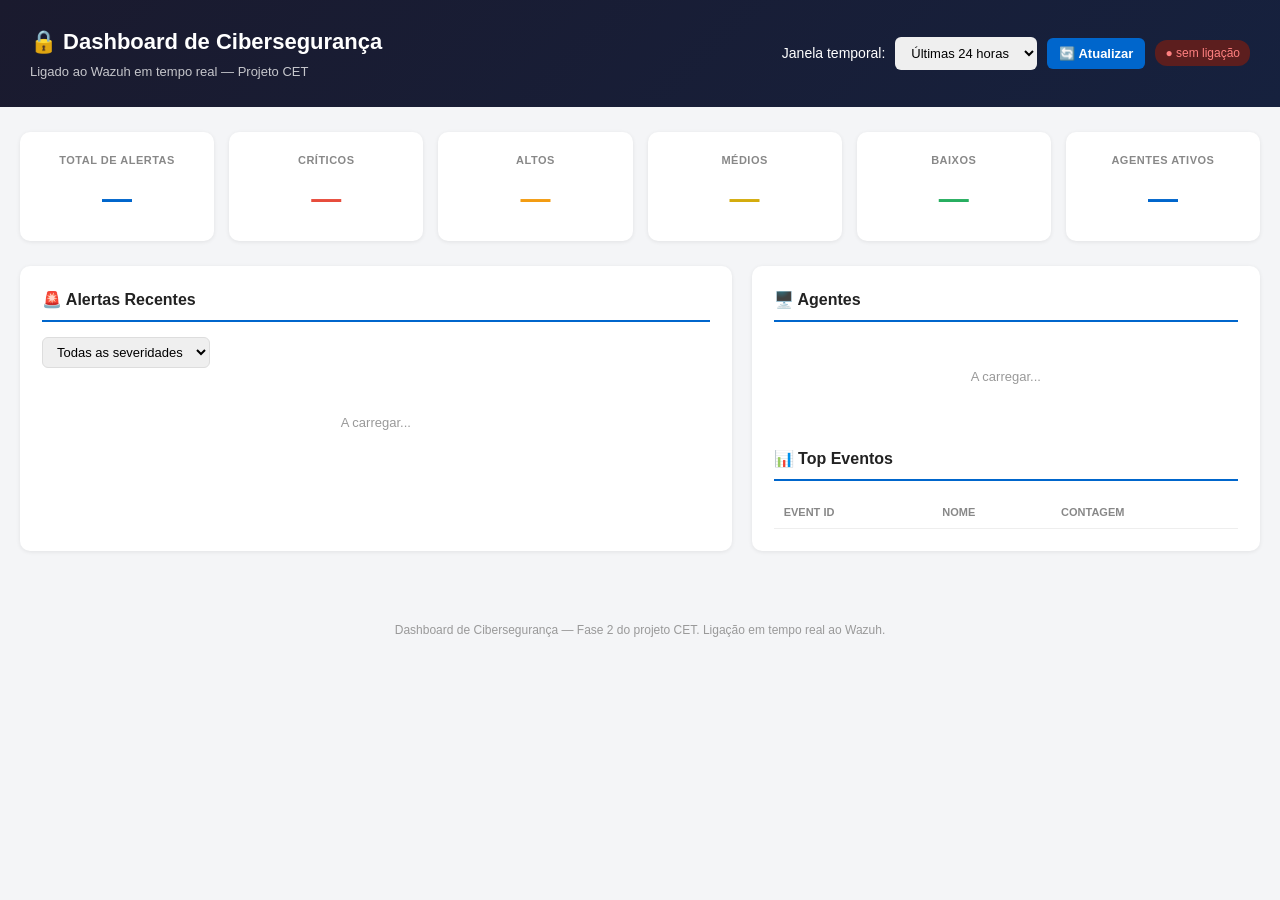
<file: wazuh-dashboard/frontend/index.html>
<!DOCTYPE html>
<html lang="pt-PT">
<head>
<meta charset="UTF-8">
<meta name="viewport" content="width=device-width, initial-scale=1.0">
<title>Dashboard de Cibersegurança — CET</title>
<link rel="stylesheet" href="style.css">
</head>
<body>
  <header>
    <div class="header-content">
      <h1>🔒 Dashboard de Cibersegurança</h1>
      <p>Ligado ao Wazuh em tempo real — Projeto CET</p>
    </div>
    <div class="controls">
      <label for="window-select">Janela temporal:</label>
      <select id="window-select">
        <option value="1">Última hora</option>
        <option value="6">Últimas 6 horas</option>
        <option value="24" selected>Últimas 24 horas</option>
        <option value="168">Última semana</option>
      </select>
      <button id="refresh-btn">🔄 Atualizar</button>
      <span id="status-indicator" class="status-indicator status-unknown">● a verificar</span>
    </div>
  </header>

  <main class="container">

    <section class="kpi-grid" id="kpi-grid">
      <div class="card">
        <h3>Total de Alertas</h3>
        <div class="value" id="kpi-total">—</div>
      </div>
      <div class="card critical">
        <h3>Críticos</h3>
        <div class="value" id="kpi-critical">—</div>
      </div>
      <div class="card high">
        <h3>Altos</h3>
        <div class="value" id="kpi-high">—</div>
      </div>
      <div class="card medium">
        <h3>Médios</h3>
        <div class="value" id="kpi-medium">—</div>
      </div>
      <div class="card low">
        <h3>Baixos</h3>
        <div class="value" id="kpi-low">—</div>
      </div>
      <div class="card">
        <h3>Agentes Ativos</h3>
        <div class="value" id="kpi-agents">—</div>
      </div>
    </section>

    <section class="panel" id="brute-force-panel" style="display:none">
      <h2>⚠️ Possíveis Ataques de Força Bruta</h2>
      <div id="brute-force-list"></div>
    </section>

    <div class="two-col">
      <section class="panel">
        <h2>🚨 Alertas Recentes</h2>
        <div class="filter-row">
          <select id="severity-filter">
            <option value="">Todas as severidades</option>
            <option value="critical">Crítico</option>
            <option value="high">Alto</option>
            <option value="medium">Médio</option>
            <option value="low">Baixo</option>
          </select>
        </div>
        <div id="alerts-list" class="alerts-list">
          <p class="empty-state">A carregar...</p>
        </div>
      </section>

      <section class="panel">
        <h2>🖥️ Agentes</h2>
        <div id="agents-list" class="agents-list">
          <p class="empty-state">A carregar...</p>
        </div>

        <h2 style="margin-top: 30px;">📊 Top Eventos</h2>
        <table id="top-events-table">
          <thead>
            <tr><th>Event ID</th><th>Nome</th><th>Contagem</th></tr>
          </thead>
          <tbody id="top-events-body"></tbody>
        </table>
      </section>
    </div>

  </main>

  <footer>
    <p>Dashboard de Cibersegurança — Fase 2 do projeto CET. Ligação em tempo real ao Wazuh.</p>
  </footer>

  <script src="app.js"></script>
</body>
</html>
</file>
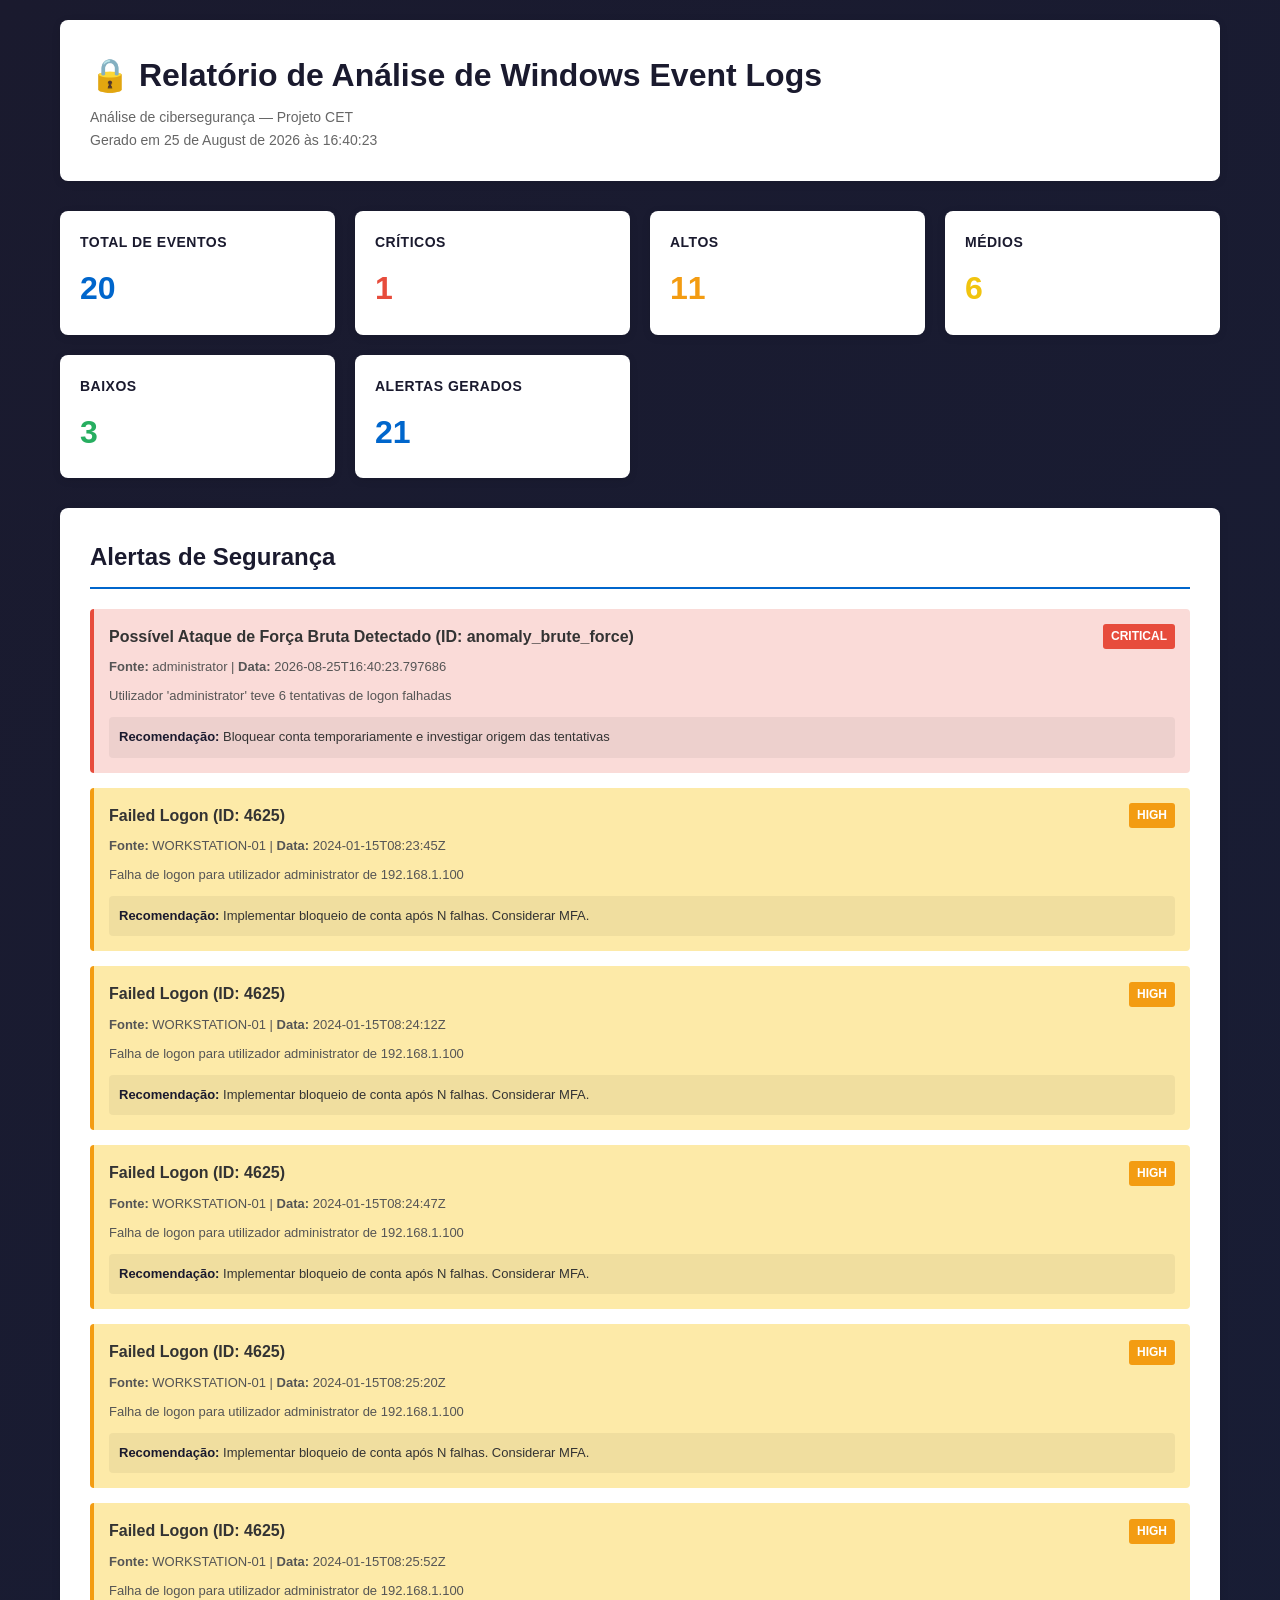
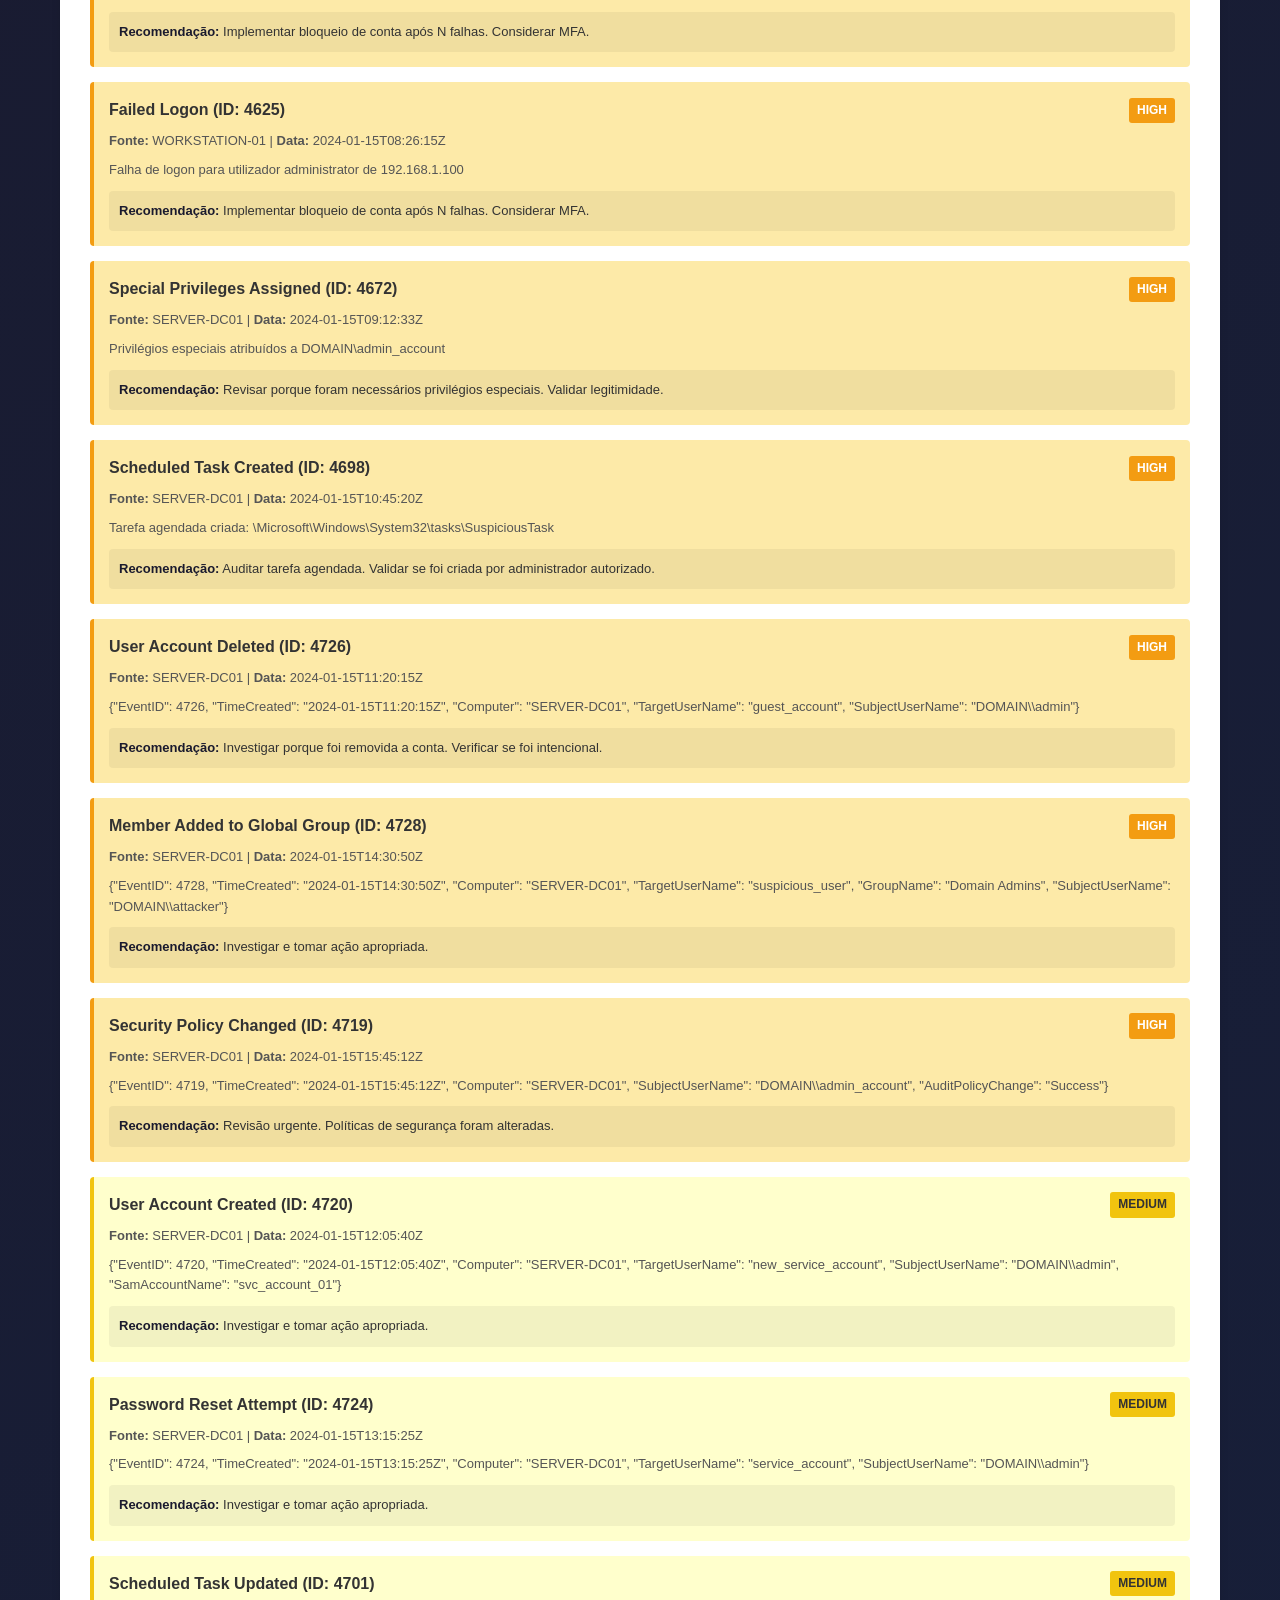
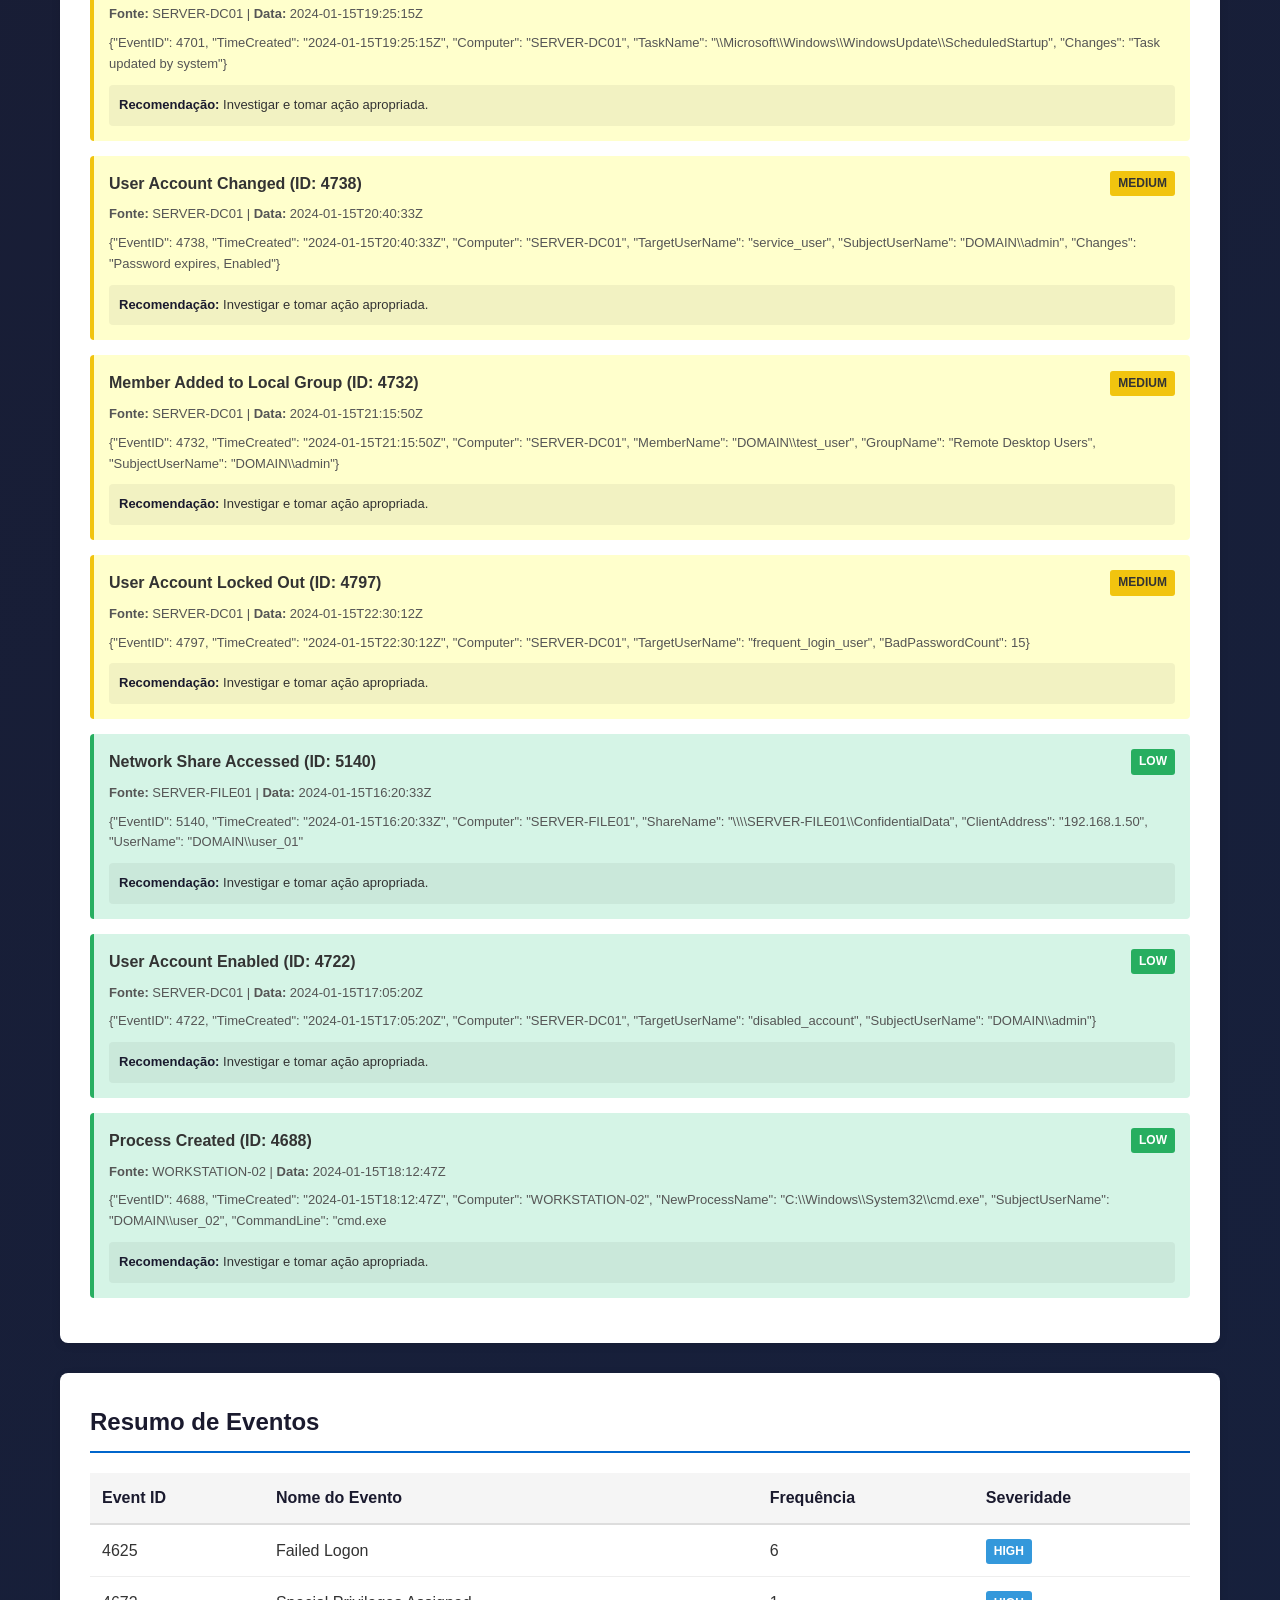
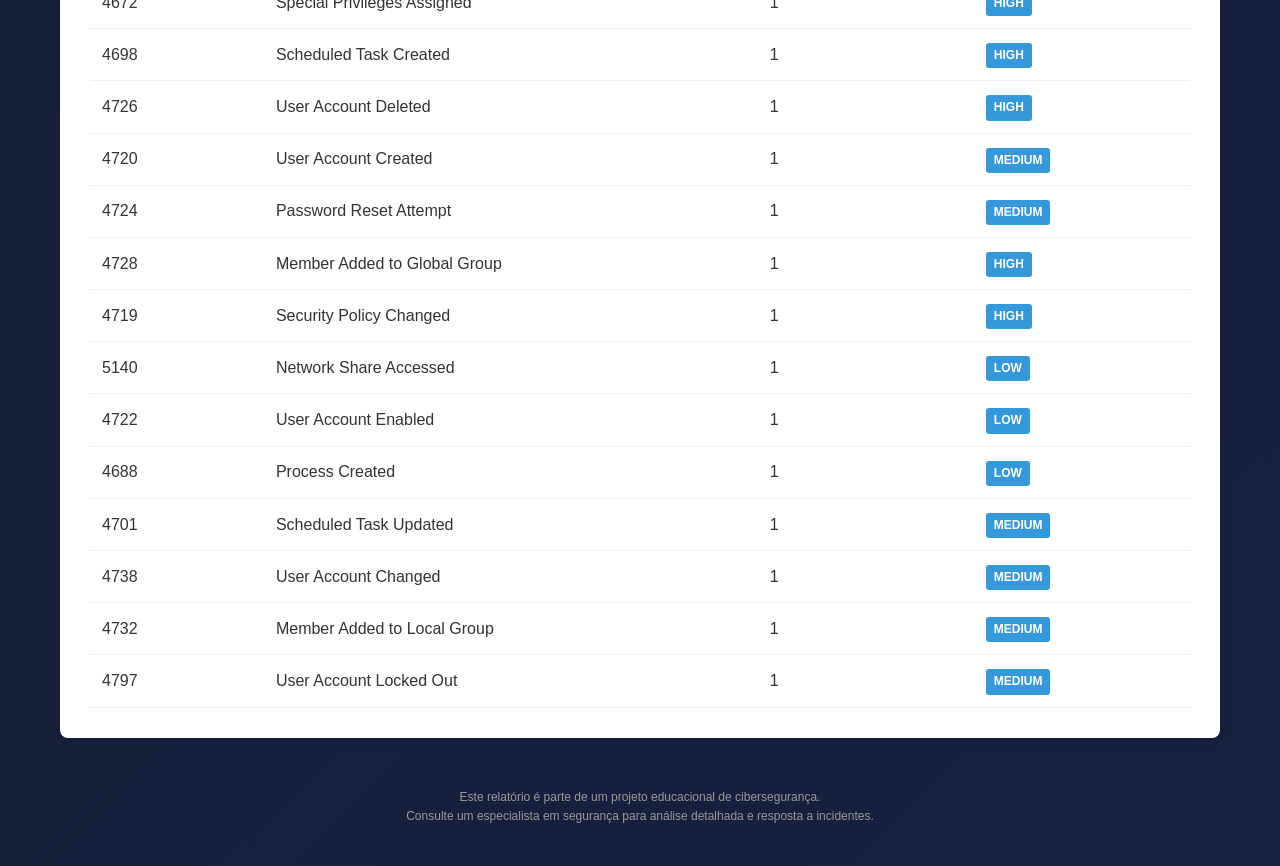
<file: report.html>
<!DOCTYPE html>
<html lang="pt-PT">
<head>
    <meta charset="UTF-8">
    <meta name="viewport" content="width=device-width, initial-scale=1.0">
    <title>Relatório de Análise de Logs - Cibersegurança</title>
    <style>
        * {
            margin: 0;
            padding: 0;
            box-sizing: border-box;
        }
        
        body {
            font-family: -apple-system, BlinkMacSystemFont, 'Segoe UI', Roboto, Oxygen, Ubuntu, Cantarell, sans-serif;
            background: linear-gradient(135deg, #1a1a2e 0%, #16213e 100%);
            color: #333;
            line-height: 1.6;
        }
        
        .container {
            max-width: 1200px;
            margin: 0 auto;
            padding: 20px;
        }
        
        header {
            background: white;
            padding: 30px;
            border-radius: 8px;
            margin-bottom: 30px;
            box-shadow: 0 2px 8px rgba(0,0,0,0.1);
        }
        
        header h1 {
            color: #1a1a2e;
            margin-bottom: 5px;
        }
        
        header p {
            color: #666;
            font-size: 14px;
        }
        
        .grid {
            display: grid;
            grid-template-columns: repeat(auto-fit, minmax(250px, 1fr));
            gap: 20px;
            margin-bottom: 30px;
        }
        
        .card {
            background: white;
            padding: 20px;
            border-radius: 8px;
            box-shadow: 0 2px 8px rgba(0,0,0,0.1);
        }
        
        .card h3 {
            color: #1a1a2e;
            margin-bottom: 10px;
            font-size: 14px;
            text-transform: uppercase;
            letter-spacing: 0.5px;
        }
        
        .card .value {
            font-size: 32px;
            font-weight: bold;
            color: #0066cc;
        }
        
        .card.critical .value {
            color: #e74c3c;
        }
        
        .card.high .value {
            color: #f39c12;
        }
        
        .card.medium .value {
            color: #f1c40f;
        }
        
        .card.low .value {
            color: #27ae60;
        }
        
        .alerts-section {
            background: white;
            padding: 30px;
            border-radius: 8px;
            box-shadow: 0 2px 8px rgba(0,0,0,0.1);
            margin-bottom: 30px;
        }
        
        .alerts-section h2 {
            color: #1a1a2e;
            margin-bottom: 20px;
            border-bottom: 2px solid #0066cc;
            padding-bottom: 10px;
        }
        
        .alert-item {
            padding: 15px;
            margin-bottom: 15px;
            border-left: 4px solid;
            border-radius: 4px;
            background: #f9f9f9;
        }
        
        .alert-item.critical {
            border-left-color: #e74c3c;
            background: #fadbd8;
        }
        
        .alert-item.high {
            border-left-color: #f39c12;
            background: #fdeaa8;
        }
        
        .alert-item.medium {
            border-left-color: #f1c40f;
            background: #ffffcc;
        }
        
        .alert-item.low {
            border-left-color: #27ae60;
            background: #d5f4e6;
        }
        
        .alert-item.info {
            border-left-color: #3498db;
            background: #d6eaf8;
        }
        
        .alert-title {
            font-weight: bold;
            margin-bottom: 5px;
            display: flex;
            justify-content: space-between;
            align-items: center;
        }
        
        .alert-badge {
            display: inline-block;
            padding: 3px 8px;
            border-radius: 3px;
            font-size: 12px;
            font-weight: bold;
            text-transform: uppercase;
        }
        
        .alert-item.critical .alert-badge {
            background: #e74c3c;
            color: white;
        }
        
        .alert-item.high .alert-badge {
            background: #f39c12;
            color: white;
        }
        
        .alert-item.medium .alert-badge {
            background: #f1c40f;
            color: #333;
        }
        
        .alert-item.low .alert-badge {
            background: #27ae60;
            color: white;
        }
        
        .alert-item.info .alert-badge {
            background: #3498db;
            color: white;
        }
        
        .alert-details {
            font-size: 13px;
            color: #555;
            margin: 8px 0;
        }
        
        .alert-recommendation {
            background: rgba(0,0,0,0.05);
            padding: 10px;
            border-radius: 4px;
            margin-top: 10px;
            font-size: 13px;
            color: #333;
        }
        
        .alert-recommendation strong {
            color: #1a1a2e;
        }
        
        table {
            width: 100%;
            border-collapse: collapse;
            margin-top: 20px;
        }
        
        table thead {
            background: #f5f5f5;
        }
        
        table th {
            padding: 12px;
            text-align: left;
            font-weight: bold;
            color: #1a1a2e;
            border-bottom: 2px solid #ddd;
        }
        
        table td {
            padding: 12px;
            border-bottom: 1px solid #eee;
        }
        
        table tbody tr:hover {
            background: #f9f9f9;
        }
        
        .no-alerts {
            text-align: center;
            padding: 40px;
            color: #999;
        }
        
        footer {
            text-align: center;
            padding: 20px;
            color: #999;
            font-size: 12px;
        }
    </style>
</head>
<body>
    <div class="container">
        <header>
            <h1>🔒 Relatório de Análise de Windows Event Logs</h1>
            <p>Análise de cibersegurança — Projeto CET</p>
            <p>Gerado em 25 de August de 2026 às 16:40:23</p>
        </header>
        
        <div class="grid">
            <div class="card">
                <h3>Total de Eventos</h3>
                <div class="value">20</div>
            </div>
            <div class="card critical">
                <h3>Críticos</h3>
                <div class="value">1</div>
            </div>
            <div class="card high">
                <h3>Altos</h3>
                <div class="value">11</div>
            </div>
            <div class="card medium">
                <h3>Médios</h3>
                <div class="value">6</div>
            </div>
            <div class="card low">
                <h3>Baixos</h3>
                <div class="value">3</div>
            </div>
            <div class="card">
                <h3>Alertas Gerados</h3>
                <div class="value">21</div>
            </div>
        </div>
        
        <div class="alerts-section">
            <h2>Alertas de Segurança</h2>
            
            <div class="alert-item critical">
                <div class="alert-title">
                    <span>Possível Ataque de Força Bruta Detectado (ID: anomaly_brute_force)</span>
                    <span class="alert-badge">critical</span>
                </div>
                <div class="alert-details">
                    <strong>Fonte:</strong> administrator | <strong>Data:</strong> 2026-08-25T16:40:23.797686
                </div>
                <div class="alert-details">
                    Utilizador 'administrator' teve 6 tentativas de logon falhadas
                </div>
                <div class="alert-recommendation">
                    <strong>Recomendação:</strong> Bloquear conta temporariamente e investigar origem das tentativas
                </div>
            </div>
            
            <div class="alert-item high">
                <div class="alert-title">
                    <span>Failed Logon (ID: 4625)</span>
                    <span class="alert-badge">high</span>
                </div>
                <div class="alert-details">
                    <strong>Fonte:</strong> WORKSTATION-01 | <strong>Data:</strong> 2024-01-15T08:23:45Z
                </div>
                <div class="alert-details">
                    Falha de logon para utilizador administrator de 192.168.1.100
                </div>
                <div class="alert-recommendation">
                    <strong>Recomendação:</strong> Implementar bloqueio de conta após N falhas. Considerar MFA.
                </div>
            </div>
            
            <div class="alert-item high">
                <div class="alert-title">
                    <span>Failed Logon (ID: 4625)</span>
                    <span class="alert-badge">high</span>
                </div>
                <div class="alert-details">
                    <strong>Fonte:</strong> WORKSTATION-01 | <strong>Data:</strong> 2024-01-15T08:24:12Z
                </div>
                <div class="alert-details">
                    Falha de logon para utilizador administrator de 192.168.1.100
                </div>
                <div class="alert-recommendation">
                    <strong>Recomendação:</strong> Implementar bloqueio de conta após N falhas. Considerar MFA.
                </div>
            </div>
            
            <div class="alert-item high">
                <div class="alert-title">
                    <span>Failed Logon (ID: 4625)</span>
                    <span class="alert-badge">high</span>
                </div>
                <div class="alert-details">
                    <strong>Fonte:</strong> WORKSTATION-01 | <strong>Data:</strong> 2024-01-15T08:24:47Z
                </div>
                <div class="alert-details">
                    Falha de logon para utilizador administrator de 192.168.1.100
                </div>
                <div class="alert-recommendation">
                    <strong>Recomendação:</strong> Implementar bloqueio de conta após N falhas. Considerar MFA.
                </div>
            </div>
            
            <div class="alert-item high">
                <div class="alert-title">
                    <span>Failed Logon (ID: 4625)</span>
                    <span class="alert-badge">high</span>
                </div>
                <div class="alert-details">
                    <strong>Fonte:</strong> WORKSTATION-01 | <strong>Data:</strong> 2024-01-15T08:25:20Z
                </div>
                <div class="alert-details">
                    Falha de logon para utilizador administrator de 192.168.1.100
                </div>
                <div class="alert-recommendation">
                    <strong>Recomendação:</strong> Implementar bloqueio de conta após N falhas. Considerar MFA.
                </div>
            </div>
            
            <div class="alert-item high">
                <div class="alert-title">
                    <span>Failed Logon (ID: 4625)</span>
                    <span class="alert-badge">high</span>
                </div>
                <div class="alert-details">
                    <strong>Fonte:</strong> WORKSTATION-01 | <strong>Data:</strong> 2024-01-15T08:25:52Z
                </div>
                <div class="alert-details">
                    Falha de logon para utilizador administrator de 192.168.1.100
                </div>
                <div class="alert-recommendation">
                    <strong>Recomendação:</strong> Implementar bloqueio de conta após N falhas. Considerar MFA.
                </div>
            </div>
            
            <div class="alert-item high">
                <div class="alert-title">
                    <span>Failed Logon (ID: 4625)</span>
                    <span class="alert-badge">high</span>
                </div>
                <div class="alert-details">
                    <strong>Fonte:</strong> WORKSTATION-01 | <strong>Data:</strong> 2024-01-15T08:26:15Z
                </div>
                <div class="alert-details">
                    Falha de logon para utilizador administrator de 192.168.1.100
                </div>
                <div class="alert-recommendation">
                    <strong>Recomendação:</strong> Implementar bloqueio de conta após N falhas. Considerar MFA.
                </div>
            </div>
            
            <div class="alert-item high">
                <div class="alert-title">
                    <span>Special Privileges Assigned (ID: 4672)</span>
                    <span class="alert-badge">high</span>
                </div>
                <div class="alert-details">
                    <strong>Fonte:</strong> SERVER-DC01 | <strong>Data:</strong> 2024-01-15T09:12:33Z
                </div>
                <div class="alert-details">
                    Privilégios especiais atribuídos a DOMAIN\admin_account
                </div>
                <div class="alert-recommendation">
                    <strong>Recomendação:</strong> Revisar porque foram necessários privilégios especiais. Validar legitimidade.
                </div>
            </div>
            
            <div class="alert-item high">
                <div class="alert-title">
                    <span>Scheduled Task Created (ID: 4698)</span>
                    <span class="alert-badge">high</span>
                </div>
                <div class="alert-details">
                    <strong>Fonte:</strong> SERVER-DC01 | <strong>Data:</strong> 2024-01-15T10:45:20Z
                </div>
                <div class="alert-details">
                    Tarefa agendada criada: \Microsoft\Windows\System32\tasks\SuspiciousTask
                </div>
                <div class="alert-recommendation">
                    <strong>Recomendação:</strong> Auditar tarefa agendada. Validar se foi criada por administrador autorizado.
                </div>
            </div>
            
            <div class="alert-item high">
                <div class="alert-title">
                    <span>User Account Deleted (ID: 4726)</span>
                    <span class="alert-badge">high</span>
                </div>
                <div class="alert-details">
                    <strong>Fonte:</strong> SERVER-DC01 | <strong>Data:</strong> 2024-01-15T11:20:15Z
                </div>
                <div class="alert-details">
                    {"EventID": 4726, "TimeCreated": "2024-01-15T11:20:15Z", "Computer": "SERVER-DC01", "TargetUserName": "guest_account", "SubjectUserName": "DOMAIN\\admin"}
                </div>
                <div class="alert-recommendation">
                    <strong>Recomendação:</strong> Investigar porque foi removida a conta. Verificar se foi intencional.
                </div>
            </div>
            
            <div class="alert-item high">
                <div class="alert-title">
                    <span>Member Added to Global Group (ID: 4728)</span>
                    <span class="alert-badge">high</span>
                </div>
                <div class="alert-details">
                    <strong>Fonte:</strong> SERVER-DC01 | <strong>Data:</strong> 2024-01-15T14:30:50Z
                </div>
                <div class="alert-details">
                    {"EventID": 4728, "TimeCreated": "2024-01-15T14:30:50Z", "Computer": "SERVER-DC01", "TargetUserName": "suspicious_user", "GroupName": "Domain Admins", "SubjectUserName": "DOMAIN\\attacker"}
                </div>
                <div class="alert-recommendation">
                    <strong>Recomendação:</strong> Investigar e tomar ação apropriada.
                </div>
            </div>
            
            <div class="alert-item high">
                <div class="alert-title">
                    <span>Security Policy Changed (ID: 4719)</span>
                    <span class="alert-badge">high</span>
                </div>
                <div class="alert-details">
                    <strong>Fonte:</strong> SERVER-DC01 | <strong>Data:</strong> 2024-01-15T15:45:12Z
                </div>
                <div class="alert-details">
                    {"EventID": 4719, "TimeCreated": "2024-01-15T15:45:12Z", "Computer": "SERVER-DC01", "SubjectUserName": "DOMAIN\\admin_account", "AuditPolicyChange": "Success"}
                </div>
                <div class="alert-recommendation">
                    <strong>Recomendação:</strong> Revisão urgente. Políticas de segurança foram alteradas.
                </div>
            </div>
            
            <div class="alert-item medium">
                <div class="alert-title">
                    <span>User Account Created (ID: 4720)</span>
                    <span class="alert-badge">medium</span>
                </div>
                <div class="alert-details">
                    <strong>Fonte:</strong> SERVER-DC01 | <strong>Data:</strong> 2024-01-15T12:05:40Z
                </div>
                <div class="alert-details">
                    {"EventID": 4720, "TimeCreated": "2024-01-15T12:05:40Z", "Computer": "SERVER-DC01", "TargetUserName": "new_service_account", "SubjectUserName": "DOMAIN\\admin", "SamAccountName": "svc_account_01"}
                </div>
                <div class="alert-recommendation">
                    <strong>Recomendação:</strong> Investigar e tomar ação apropriada.
                </div>
            </div>
            
            <div class="alert-item medium">
                <div class="alert-title">
                    <span>Password Reset Attempt (ID: 4724)</span>
                    <span class="alert-badge">medium</span>
                </div>
                <div class="alert-details">
                    <strong>Fonte:</strong> SERVER-DC01 | <strong>Data:</strong> 2024-01-15T13:15:25Z
                </div>
                <div class="alert-details">
                    {"EventID": 4724, "TimeCreated": "2024-01-15T13:15:25Z", "Computer": "SERVER-DC01", "TargetUserName": "service_account", "SubjectUserName": "DOMAIN\\admin"}
                </div>
                <div class="alert-recommendation">
                    <strong>Recomendação:</strong> Investigar e tomar ação apropriada.
                </div>
            </div>
            
            <div class="alert-item medium">
                <div class="alert-title">
                    <span>Scheduled Task Updated (ID: 4701)</span>
                    <span class="alert-badge">medium</span>
                </div>
                <div class="alert-details">
                    <strong>Fonte:</strong> SERVER-DC01 | <strong>Data:</strong> 2024-01-15T19:25:15Z
                </div>
                <div class="alert-details">
                    {"EventID": 4701, "TimeCreated": "2024-01-15T19:25:15Z", "Computer": "SERVER-DC01", "TaskName": "\\Microsoft\\Windows\\WindowsUpdate\\ScheduledStartup", "Changes": "Task updated by system"}
                </div>
                <div class="alert-recommendation">
                    <strong>Recomendação:</strong> Investigar e tomar ação apropriada.
                </div>
            </div>
            
            <div class="alert-item medium">
                <div class="alert-title">
                    <span>User Account Changed (ID: 4738)</span>
                    <span class="alert-badge">medium</span>
                </div>
                <div class="alert-details">
                    <strong>Fonte:</strong> SERVER-DC01 | <strong>Data:</strong> 2024-01-15T20:40:33Z
                </div>
                <div class="alert-details">
                    {"EventID": 4738, "TimeCreated": "2024-01-15T20:40:33Z", "Computer": "SERVER-DC01", "TargetUserName": "service_user", "SubjectUserName": "DOMAIN\\admin", "Changes": "Password expires, Enabled"}
                </div>
                <div class="alert-recommendation">
                    <strong>Recomendação:</strong> Investigar e tomar ação apropriada.
                </div>
            </div>
            
            <div class="alert-item medium">
                <div class="alert-title">
                    <span>Member Added to Local Group (ID: 4732)</span>
                    <span class="alert-badge">medium</span>
                </div>
                <div class="alert-details">
                    <strong>Fonte:</strong> SERVER-DC01 | <strong>Data:</strong> 2024-01-15T21:15:50Z
                </div>
                <div class="alert-details">
                    {"EventID": 4732, "TimeCreated": "2024-01-15T21:15:50Z", "Computer": "SERVER-DC01", "MemberName": "DOMAIN\\test_user", "GroupName": "Remote Desktop Users", "SubjectUserName": "DOMAIN\\admin"}
                </div>
                <div class="alert-recommendation">
                    <strong>Recomendação:</strong> Investigar e tomar ação apropriada.
                </div>
            </div>
            
            <div class="alert-item medium">
                <div class="alert-title">
                    <span>User Account Locked Out (ID: 4797)</span>
                    <span class="alert-badge">medium</span>
                </div>
                <div class="alert-details">
                    <strong>Fonte:</strong> SERVER-DC01 | <strong>Data:</strong> 2024-01-15T22:30:12Z
                </div>
                <div class="alert-details">
                    {"EventID": 4797, "TimeCreated": "2024-01-15T22:30:12Z", "Computer": "SERVER-DC01", "TargetUserName": "frequent_login_user", "BadPasswordCount": 15}
                </div>
                <div class="alert-recommendation">
                    <strong>Recomendação:</strong> Investigar e tomar ação apropriada.
                </div>
            </div>
            
            <div class="alert-item low">
                <div class="alert-title">
                    <span>Network Share Accessed (ID: 5140)</span>
                    <span class="alert-badge">low</span>
                </div>
                <div class="alert-details">
                    <strong>Fonte:</strong> SERVER-FILE01 | <strong>Data:</strong> 2024-01-15T16:20:33Z
                </div>
                <div class="alert-details">
                    {"EventID": 5140, "TimeCreated": "2024-01-15T16:20:33Z", "Computer": "SERVER-FILE01", "ShareName": "\\\\SERVER-FILE01\\ConfidentialData", "ClientAddress": "192.168.1.50", "UserName": "DOMAIN\\user_01"
                </div>
                <div class="alert-recommendation">
                    <strong>Recomendação:</strong> Investigar e tomar ação apropriada.
                </div>
            </div>
            
            <div class="alert-item low">
                <div class="alert-title">
                    <span>User Account Enabled (ID: 4722)</span>
                    <span class="alert-badge">low</span>
                </div>
                <div class="alert-details">
                    <strong>Fonte:</strong> SERVER-DC01 | <strong>Data:</strong> 2024-01-15T17:05:20Z
                </div>
                <div class="alert-details">
                    {"EventID": 4722, "TimeCreated": "2024-01-15T17:05:20Z", "Computer": "SERVER-DC01", "TargetUserName": "disabled_account", "SubjectUserName": "DOMAIN\\admin"}
                </div>
                <div class="alert-recommendation">
                    <strong>Recomendação:</strong> Investigar e tomar ação apropriada.
                </div>
            </div>
            
            <div class="alert-item low">
                <div class="alert-title">
                    <span>Process Created (ID: 4688)</span>
                    <span class="alert-badge">low</span>
                </div>
                <div class="alert-details">
                    <strong>Fonte:</strong> WORKSTATION-02 | <strong>Data:</strong> 2024-01-15T18:12:47Z
                </div>
                <div class="alert-details">
                    {"EventID": 4688, "TimeCreated": "2024-01-15T18:12:47Z", "Computer": "WORKSTATION-02", "NewProcessName": "C:\\Windows\\System32\\cmd.exe", "SubjectUserName": "DOMAIN\\user_02", "CommandLine": "cmd.exe
                </div>
                <div class="alert-recommendation">
                    <strong>Recomendação:</strong> Investigar e tomar ação apropriada.
                </div>
            </div>
            
        </div>
        
        <div class="alerts-section">
            <h2>Resumo de Eventos</h2>
            
        <table>
            <thead>
                <tr>
                    <th>Event ID</th>
                    <th>Nome do Evento</th>
                    <th>Frequência</th>
                    <th>Severidade</th>
                </tr>
            </thead>
            <tbody>
        
                <tr>
                    <td>4625</td>
                    <td>Failed Logon</td>
                    <td>6</td>
                    <td><span class="alert-badge" style="background: #3498db; color: white;">high</span></td>
                </tr>
            
                <tr>
                    <td>4672</td>
                    <td>Special Privileges Assigned</td>
                    <td>1</td>
                    <td><span class="alert-badge" style="background: #3498db; color: white;">high</span></td>
                </tr>
            
                <tr>
                    <td>4698</td>
                    <td>Scheduled Task Created</td>
                    <td>1</td>
                    <td><span class="alert-badge" style="background: #3498db; color: white;">high</span></td>
                </tr>
            
                <tr>
                    <td>4726</td>
                    <td>User Account Deleted</td>
                    <td>1</td>
                    <td><span class="alert-badge" style="background: #3498db; color: white;">high</span></td>
                </tr>
            
                <tr>
                    <td>4720</td>
                    <td>User Account Created</td>
                    <td>1</td>
                    <td><span class="alert-badge" style="background: #3498db; color: white;">medium</span></td>
                </tr>
            
                <tr>
                    <td>4724</td>
                    <td>Password Reset Attempt</td>
                    <td>1</td>
                    <td><span class="alert-badge" style="background: #3498db; color: white;">medium</span></td>
                </tr>
            
                <tr>
                    <td>4728</td>
                    <td>Member Added to Global Group</td>
                    <td>1</td>
                    <td><span class="alert-badge" style="background: #3498db; color: white;">high</span></td>
                </tr>
            
                <tr>
                    <td>4719</td>
                    <td>Security Policy Changed</td>
                    <td>1</td>
                    <td><span class="alert-badge" style="background: #3498db; color: white;">high</span></td>
                </tr>
            
                <tr>
                    <td>5140</td>
                    <td>Network Share Accessed</td>
                    <td>1</td>
                    <td><span class="alert-badge" style="background: #3498db; color: white;">low</span></td>
                </tr>
            
                <tr>
                    <td>4722</td>
                    <td>User Account Enabled</td>
                    <td>1</td>
                    <td><span class="alert-badge" style="background: #3498db; color: white;">low</span></td>
                </tr>
            
                <tr>
                    <td>4688</td>
                    <td>Process Created</td>
                    <td>1</td>
                    <td><span class="alert-badge" style="background: #3498db; color: white;">low</span></td>
                </tr>
            
                <tr>
                    <td>4701</td>
                    <td>Scheduled Task Updated</td>
                    <td>1</td>
                    <td><span class="alert-badge" style="background: #3498db; color: white;">medium</span></td>
                </tr>
            
                <tr>
                    <td>4738</td>
                    <td>User Account Changed</td>
                    <td>1</td>
                    <td><span class="alert-badge" style="background: #3498db; color: white;">medium</span></td>
                </tr>
            
                <tr>
                    <td>4732</td>
                    <td>Member Added to Local Group</td>
                    <td>1</td>
                    <td><span class="alert-badge" style="background: #3498db; color: white;">medium</span></td>
                </tr>
            
                <tr>
                    <td>4797</td>
                    <td>User Account Locked Out</td>
                    <td>1</td>
                    <td><span class="alert-badge" style="background: #3498db; color: white;">medium</span></td>
                </tr>
            
            </tbody>
        </table>
        
        </div>
        
        <footer>
            <p>Este relatório é parte de um projeto educacional de cibersegurança.</p>
            <p>Consulte um especialista em segurança para análise detalhada e resposta a incidentes.</p>
        </footer>
    </div>
</body>
</html>
</file>
<file: wazuh-dashboard/frontend/style.css>
* {
  margin: 0;
  padding: 0;
  box-sizing: border-box;
}

body {
  font-family: -apple-system, BlinkMacSystemFont, 'Segoe UI', Roboto, sans-serif;
  background: #f4f5f7;
  color: #222;
  line-height: 1.5;
}

header {
  background: linear-gradient(135deg, #1a1a2e 0%, #16213e 100%);
  color: white;
  padding: 25px 30px;
  display: flex;
  flex-wrap: wrap;
  justify-content: space-between;
  align-items: center;
  gap: 15px;
}

.header-content h1 {
  font-size: 22px;
  margin-bottom: 4px;
}

.header-content p {
  font-size: 13px;
  opacity: 0.75;
}

.controls {
  display: flex;
  align-items: center;
  gap: 10px;
  font-size: 14px;
}

.controls select,
.controls button {
  padding: 8px 12px;
  border-radius: 6px;
  border: none;
  font-size: 13px;
  cursor: pointer;
}

.controls button {
  background: #0066cc;
  color: white;
  font-weight: bold;
}

.controls button:hover {
  background: #0052a3;
}

.status-indicator {
  font-size: 12px;
  padding: 4px 10px;
  border-radius: 12px;
}

.status-ok {
  background: #1e5c3a;
  color: #7be89b;
}

.status-error {
  background: #5c1e1e;
  color: #ff8080;
}

.status-unknown {
  background: #444;
  color: #ccc;
}

.container {
  max-width: 1300px;
  margin: 0 auto;
  padding: 25px 20px;
}

.kpi-grid {
  display: grid;
  grid-template-columns: repeat(auto-fit, minmax(160px, 1fr));
  gap: 15px;
  margin-bottom: 25px;
}

.card {
  background: white;
  padding: 20px;
  border-radius: 10px;
  box-shadow: 0 1px 4px rgba(0,0,0,0.08);
  text-align: center;
}

.card h3 {
  font-size: 11px;
  text-transform: uppercase;
  letter-spacing: 0.5px;
  color: #888;
  margin-bottom: 8px;
}

.card .value {
  font-size: 30px;
  font-weight: 700;
  color: #0066cc;
}

.card.critical .value { color: #e74c3c; }
.card.high .value { color: #f39c12; }
.card.medium .value { color: #d4ac0d; }
.card.low .value { color: #27ae60; }

.panel {
  background: white;
  padding: 22px;
  border-radius: 10px;
  box-shadow: 0 1px 4px rgba(0,0,0,0.08);
  margin-bottom: 25px;
}

.panel h2 {
  font-size: 16px;
  margin-bottom: 15px;
  border-bottom: 2px solid #0066cc;
  padding-bottom: 8px;
}

#brute-force-panel {
  border-left: 5px solid #e74c3c;
  background: #fdf1f0;
}

.two-col {
  display: grid;
  grid-template-columns: 1.4fr 1fr;
  gap: 20px;
}

@media (max-width: 900px) {
  .two-col { grid-template-columns: 1fr; }
}

.filter-row {
  margin-bottom: 15px;
}

.filter-row select {
  padding: 6px 10px;
  border-radius: 6px;
  border: 1px solid #ddd;
  font-size: 13px;
}

.alerts-list {
  max-height: 600px;
  overflow-y: auto;
}

.alert-item {
  padding: 12px 14px;
  margin-bottom: 10px;
  border-left: 4px solid #ccc;
  border-radius: 4px;
  background: #fafafa;
}

.alert-item.critical { border-left-color: #e74c3c; background: #fdf1f0; }
.alert-item.high { border-left-color: #f39c12; background: #fef8ee; }
.alert-item.medium { border-left-color: #d4ac0d; background: #fdfbea; }
.alert-item.low { border-left-color: #27ae60; background: #f0f9f3; }
.alert-item.info { border-left-color: #3498db; background: #eef7fc; }

.alert-title {
  font-weight: 600;
  display: flex;
  justify-content: space-between;
  align-items: center;
  font-size: 13px;
  margin-bottom: 4px;
}

.severity-badge {
  font-size: 10px;
  padding: 2px 8px;
  border-radius: 10px;
  text-transform: uppercase;
  font-weight: bold;
  color: white;
}

.severity-badge.critical { background: #e74c3c; }
.severity-badge.high { background: #f39c12; }
.severity-badge.medium { background: #d4ac0d; }
.severity-badge.low { background: #27ae60; }
.severity-badge.info { background: #3498db; }

.alert-meta {
  font-size: 12px;
  color: #666;
  margin-bottom: 4px;
}

.alert-recommendation {
  font-size: 12px;
  background: rgba(0,0,0,0.04);
  padding: 6px 8px;
  border-radius: 4px;
  margin-top: 6px;
}

.alert-explain-row {
  margin-top: 8px;
}

.explain-btn {
  font-size: 11px;
  padding: 4px 10px;
  border: 1px solid #0066cc;
  border-radius: 12px;
  background: white;
  color: #0066cc;
  cursor: pointer;
  font-weight: 600;
}

.explain-btn:hover:not(:disabled) {
  background: #0066cc;
  color: white;
}

.explain-btn:disabled {
  opacity: 0.6;
  cursor: default;
}

.alert-explanation {
  font-size: 12px;
  margin-top: 8px;
  padding: 8px 10px;
  border-radius: 4px;
  background: #eef5fc;
  border-left: 3px solid #0066cc;
  white-space: pre-wrap;
}

.alert-explanation-error {
  background: #fdf1f0;
  border-left-color: #e74c3c;
  color: #c0392b;
}

.agents-list {
  display: flex;
  flex-direction: column;
  gap: 8px;
}

.agent-row {
  display: flex;
  justify-content: space-between;
  align-items: center;
  padding: 10px 12px;
  background: #fafafa;
  border-radius: 6px;
  font-size: 13px;
}

.agent-status {
  font-size: 11px;
  padding: 2px 8px;
  border-radius: 10px;
  font-weight: bold;
  text-transform: uppercase;
}

.agent-status.active { background: #d5f4e6; color: #1e7e42; }
.agent-status.disconnected { background: #fadbd8; color: #c0392b; }
.agent-status.never_connected { background: #eee; color: #888; }

table {
  width: 100%;
  border-collapse: collapse;
  font-size: 13px;
}

table th, table td {
  padding: 8px 10px;
  text-align: left;
  border-bottom: 1px solid #eee;
}

table th {
  color: #888;
  font-size: 11px;
  text-transform: uppercase;
}

.empty-state {
  color: #999;
  text-align: center;
  padding: 30px 10px;
  font-size: 13px;
}

.bf-item {
  padding: 10px 14px;
  background: white;
  border-radius: 6px;
  margin-bottom: 8px;
  font-size: 13px;
  display: flex;
  justify-content: space-between;
}

footer {
  text-align: center;
  padding: 20px;
  color: #999;
  font-size: 12px;
}
</file>
